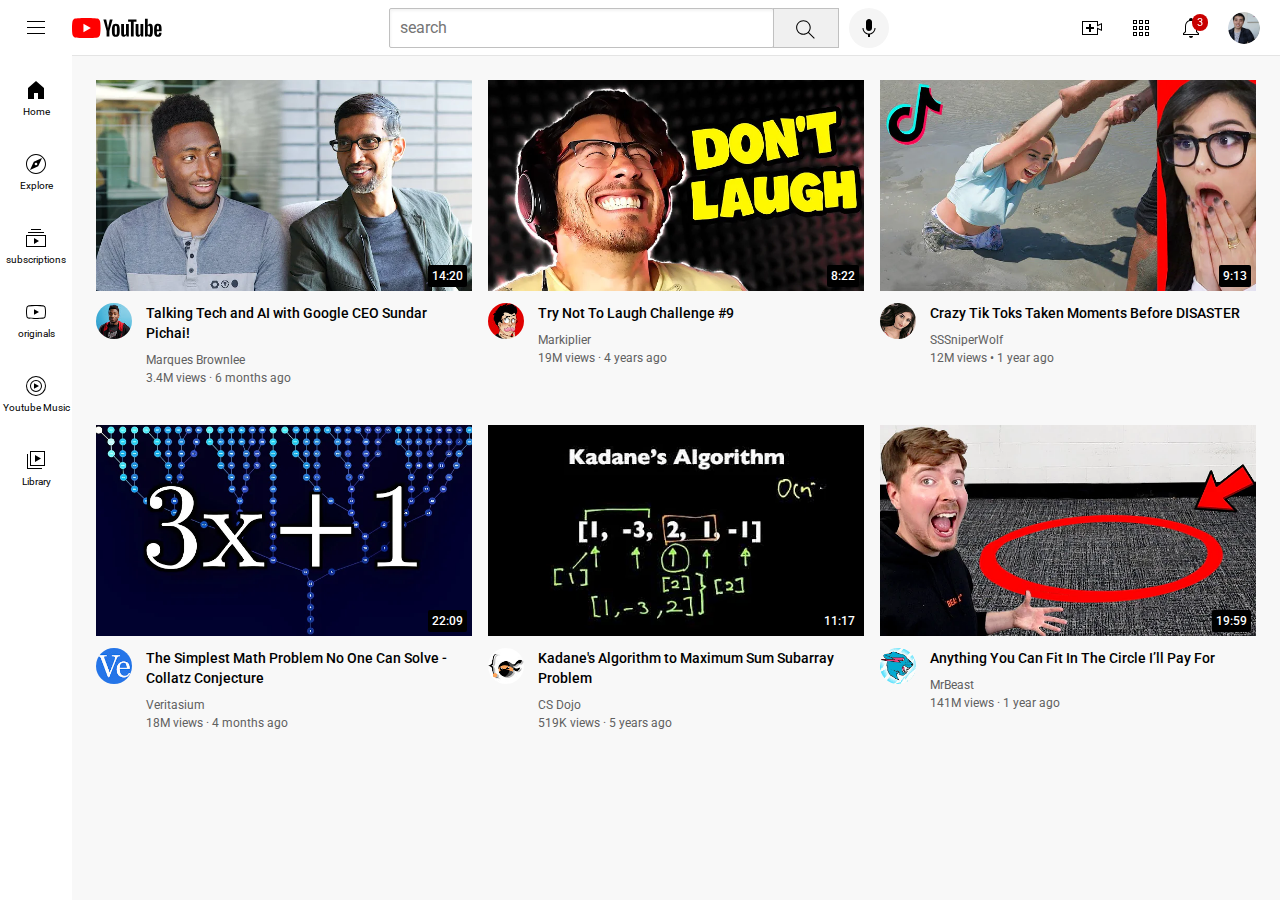
<file: index.html>
<!DOCTYPE html>
<html>
  <head>
    <title>youtube.com clone</title>

    <link rel="preconnect" href="https://fonts.googleapis.com">
<link rel="preconnect" href="https://fonts.gstatic.com" crossorigin>
<link href="https://fonts.googleapis.com/css2?family=Roboto:ital,wght@0,400;0,500;0,700;1,100&display=swap" rel="stylesheet">
  <link rel="stylesheet" href="styles/general.css">
  <link rel="stylesheet" href="styles/header.css">
  <link rel="stylesheet" href="styles/video.css">
  <link rel="stylesheet" href="styles/sidebar.css">
  </head>
  <body>
    <header class="header">
      <div class="left-section">  <img class="hamburger-menu" src="icons/hamburger-menu.svg">
        <img class="youtube-logo" src="icons/youtube-logo.svg"></div>
     
      <div class="middle-section"><input class="search-bar" type="text" placeholder="search">
      <button class="search-button">
        <img class="search-icon" src="icons/search.svg">
        <div class="tooltip">Search</div>
      </button>
      <!--put position absolute inside position relative-->
      <button class="voice-search-button"> 
        <img class="voice-search-icon" src="icons/voice-search-icon.svg">
        <div class="tooltip">Search with your voice</div>
      </button>
    </div>
      <div class="right-section">
        <div class="upload-icon-container"><img class="upload-icon" src="icons/upload.svg"> 
          <div class="tooltip">Create</div>
      </div>
        <div class="youtube-apps-icon-container">
        <img class="youtube-apps-icon" src="icons/youtube-apps.svg">
        <div class="tooltip">Youtube apps</div>
      </div>
       <div class="notifications-icon-container"><img class="notifications-icon" src="icons/notifications.svg">
      <div class="notifications-count">3</div>
      <div class="tooltip">notifications</div>
      </div> 
        <img class="current-user-picture" src="channel-pictures/my-channel.jpeg">
      </div>
      
    </header>
<nav class="sidebar">
  <div class="sidebar-link">
    <img src="icons/home.svg">
    <diV>Home</diV>
  </div>
  <div class="sidebar-link">
    <img src="icons/explore.svg">
    <diV>Explore</diV>
  </div>
  <div class="sidebar-link">
    <img src="icons/subscriptions.svg">
    <diV>subscriptions</diV>
  </div>
  <div class="sidebar-link">
    <img src="icons/originals.svg">
    <diV>originals</diV>
  </div>
  <div class="sidebar-link">
    <img src="icons/youtube-music.svg">
    <diV>Youtube Music</diV>
  </div>
  <div class="sidebar-link">
    <img src="icons/library.svg">
    <diV>Library</diV>
  </div>
</nav>

    
   <main>
    <section class="video-grid">
    <div class="video-preview">
      <div class="thumbnail-row">
        <a href="https://www.youtube.com/watch?v=n2RNcPRtAiY" target="_blank" class="video-title-link">
          <img class="thumbnail" src="thumbnails/thumbnail-1.webp">
        </a>
        <div class="video-time">14:20</div></div>
        
      <div class="video-info-grid"> 
        <div class="channel-picture">
          <a href="https://www.youtube.com/c/mkbhd" target="_blank">
            <img class="profile-picture" src="channel-pictures/channel-1.jpeg">
          </a>
        </div>
        <div class="video-info"> 
          <a href="https://www.youtube.com/watch?v=n2RNcPRtAiY" target="_blank" class="video-title-link">
            <P class="video-title">
            Talking Tech and AI with Google CEO Sundar Pichai!</P></a>
          <p class="video-author">
            Marques Brownlee
          </p>  
          <P class="video-stats">
            3.4M views &#183; 6 months ago
          </P>
        </div>
        
        </div>
    
    </div>
  
    <div class="video-preview">
      <div class="thumbnail-row">
        <a href="https://www.youtube.com/watch?v=mP0RAo9SKZk" target="_blank" class="video-title-link">
          <img class="thumbnail" src="thumbnails/thumbnail-2.webp">
        </a>
        <div class="video-time">8:22</div></div>
      <div class="video-info-grid"> 
        <div class="channel-picture">
          <a href="https://www.youtube.com/c/markiplier" target="_blank">
            <img class="profile-picture" src="channel-pictures/channel-2.jpeg">
          </a>
        </div>
        <div class="video-info">
          <a href="https://www.youtube.com/watch?v=mP0RAo9SKZk" target="_blank" class="video-title-link">
            <P class="video-title">
          
            Try Not To Laugh Challenge #9</P>
          </a> 
          
          <p class="video-author">
            Markiplier
          </p>  
          <P class="video-stats">
            19M views · 4 years ago
          </P>
        </div>
        
       
        
        </div>
      
  
    </div>
  
    <div class="video-preview">
      <div class="thumbnail-row">
        <a href="https://www.youtube.com/watch?v=FgjPQQeTh1w" target="_blank" class="video-title-link">
          <img class="thumbnail" src="thumbnails/thumbnail-3.webp">
        </a>
        <div class="video-time">9:13</div></div>
      <div class="video-info-grid"> 
        <div class="channel-picture">
          <a href="https://www.youtube.com/user/SSSniperWolf" target="_blank">
            <img class="profile-picture" src="channel-pictures/channel-3.jpeg">
          </a>
        </div>
        <div class="video-info"> 
          <a href="https://www.youtube.com/watch?v=FgjPQQeTh1w" target="_blank" class="video-title-link">
            <P class="video-title">
            Crazy Tik Toks Taken Moments Before DISASTER</P>
          </a>
          
          <p class="video-author">
            SSSniperWolf
          </p>  
          <P class="video-stats">
            12M views &#8226; 1 year ago
        </div>
        
        </div>
    
    </div>
  
    <div class="video-preview">
      <div class="thumbnail-row">
        <a href="https://www.youtube.com/watch?v=094y1Z2wpJg" target="_blank" class="video-title-link">
          <img class="thumbnail" src="thumbnails/thumbnail-4.webp">
        </a>
        <div class="video-time">22:09</div></div>
      <div class="video-info-grid"> 
        <div class="channel-picture">
          <a href="https://www.youtube.com/c/veritasium" target="_blank">
            <img class="profile-picture" src="channel-pictures/channel-4.jpeg">
          </a>
        </div>
        <div class="video-info"> 
          <a href="https://www.youtube.com/watch?v=094y1Z2wpJg" target="_blank" class="video-title-link">
            <p class="video-title">
              The Simplest Math Problem No One Can Solve - Collatz Conjecture
            </p>
          </a>
          <p class="video-author">
            Veritasium
          </p>  
          <P class="video-stats">
            18M views · 4 months ago
          </P>
        </div>
        
       
        
        </div>
      
  
    </div>
  
    <div class="video-preview">
      <div class="thumbnail-row">
        <a href="https://www.youtube.com/watch?v=86CQq3pKSUw" target="_blank" class="video-title-link">
          <img class="thumbnail" src="thumbnails/thumbnail-5.webp">
        </a>
        <div class="video-time">11:17</div></div>
      <div class="video-info-grid"> 
        <div class="channel-picture">
          <a href="https://www.youtube.com/c/CSDojo" target="_blank">
            <img class="profile-picture" src="channel-pictures/channel-5.jpeg">
          </a>
        </div>
        <div class="video-info"> 
          <a href="https://www.youtube.com/watch?v=86CQq3pKSUw" target="_blank" class="video-title-link">
            <p class="video-title">
              Kadane's Algorithm to Maximum Sum Subarray Problem
            </p>
          </a>
          <p class="video-author">
            CS Dojo
          </p>  
          <P class="video-stats">
            519K views · 5 years ago
          </P>
        </div>
        
        </div>
    
    </div>
  
    <div class="video-preview">
      <div class="thumbnail-row">
        <a href="https://www.youtube.com/watch?v=yXWw0_UfSFg" target="_blank" class="video-title-link">
          <img class="thumbnail" src="thumbnails/thumbnail-6.webp">
        </a>
        <div class="video-time">19:59</div></div>
      <div class="video-info-grid"> 
        <div class="channel-picture">
          <a href="https://www.youtube.com/c/MrBeast6000" target="_blank">
            <img class="profile-picture" src="channel-pictures/channel-6.jpeg">
          </a>
        </div>
        <div class="video-info"> 
          <a href="https://www.youtube.com/watch?v=yXWw0_UfSFg" target="_blank" class="video-title-link">
            <p class="video-title">
              Anything You Can Fit In The Circle I’ll Pay For
            </p>
          </a>
          <p class="video-author">
            MrBeast
          </p>  
          <P class="video-stats">
            141M views · 1 year ago
          </P>
        </div>
        
       
        
        </div>
      
  
    </div>

    </section>
  </main>

   


</body>
</html>
</file>
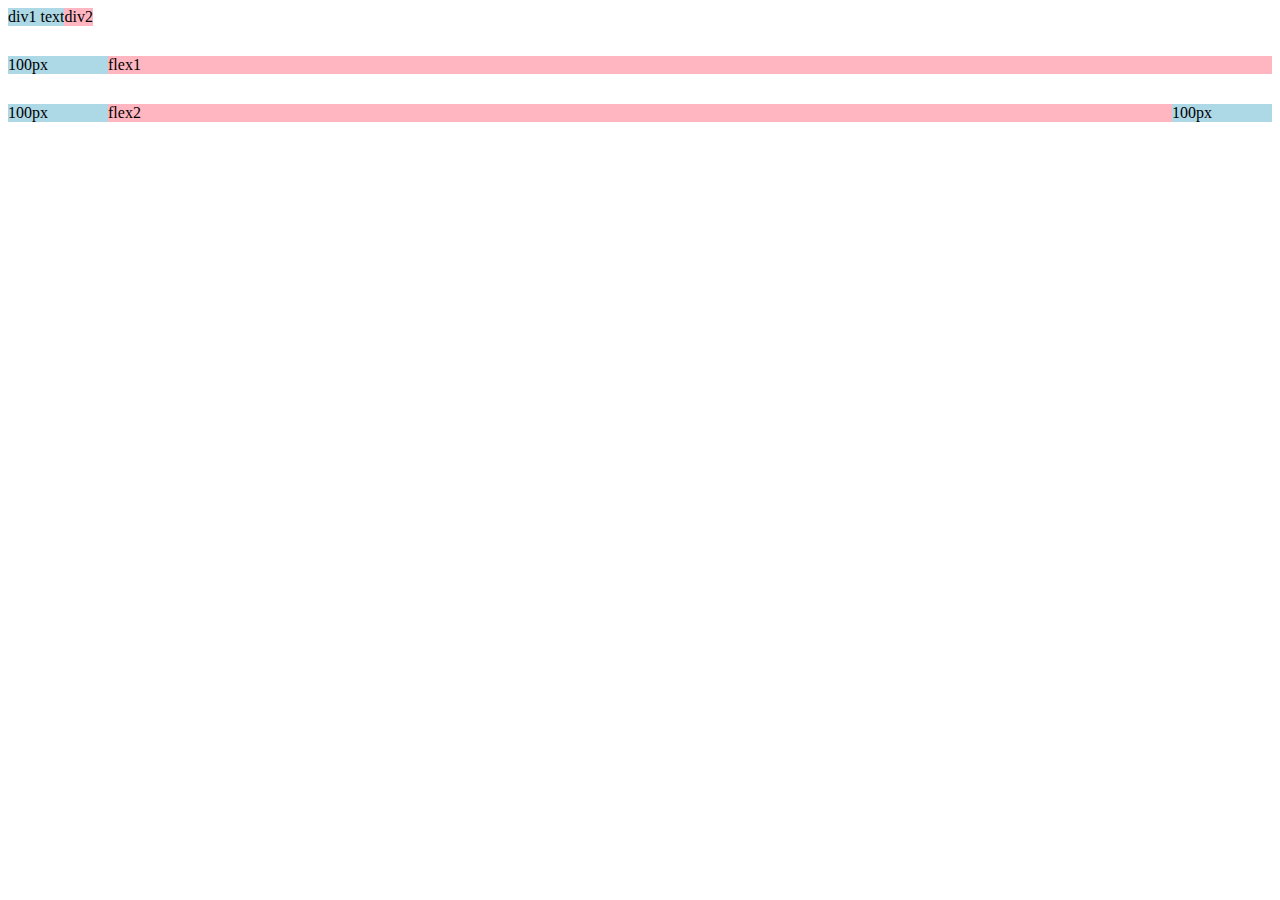
<file: flexbox.html>
<!DOCTYPE html>

<html>

<head>
  <title>flexbox practice</title>

</head>

<body>

  <div style="
    display: flex;
    flex-direction: row;
    ">

<div style="background-color: lightblue;">
  div1 text

</div>

<div style="background-color: lightpink;">
div2
</div>
  

</div>

<div style="
margin-top: 30px;
display: flex;
flex-direction: row;
">

<div style="background-color: lightblue; width: 100px;">

100px

</div>

<div style="background-color: lightpink;
flex: 1;
">
flex1
</div>


</div>

<div style="
margin-top: 30px;
display: flex;
flex-direction: row;
">

<div style="background-color: lightblue; width: 100px;">

100px

</div>

<div style="background-color: lightpink;
flex: 2;
">
flex2
</div>

<div style="background-color: lightblue; width: 100px;">

  100px
  
  </div>

  


</div>





</body>


</html>
</file>
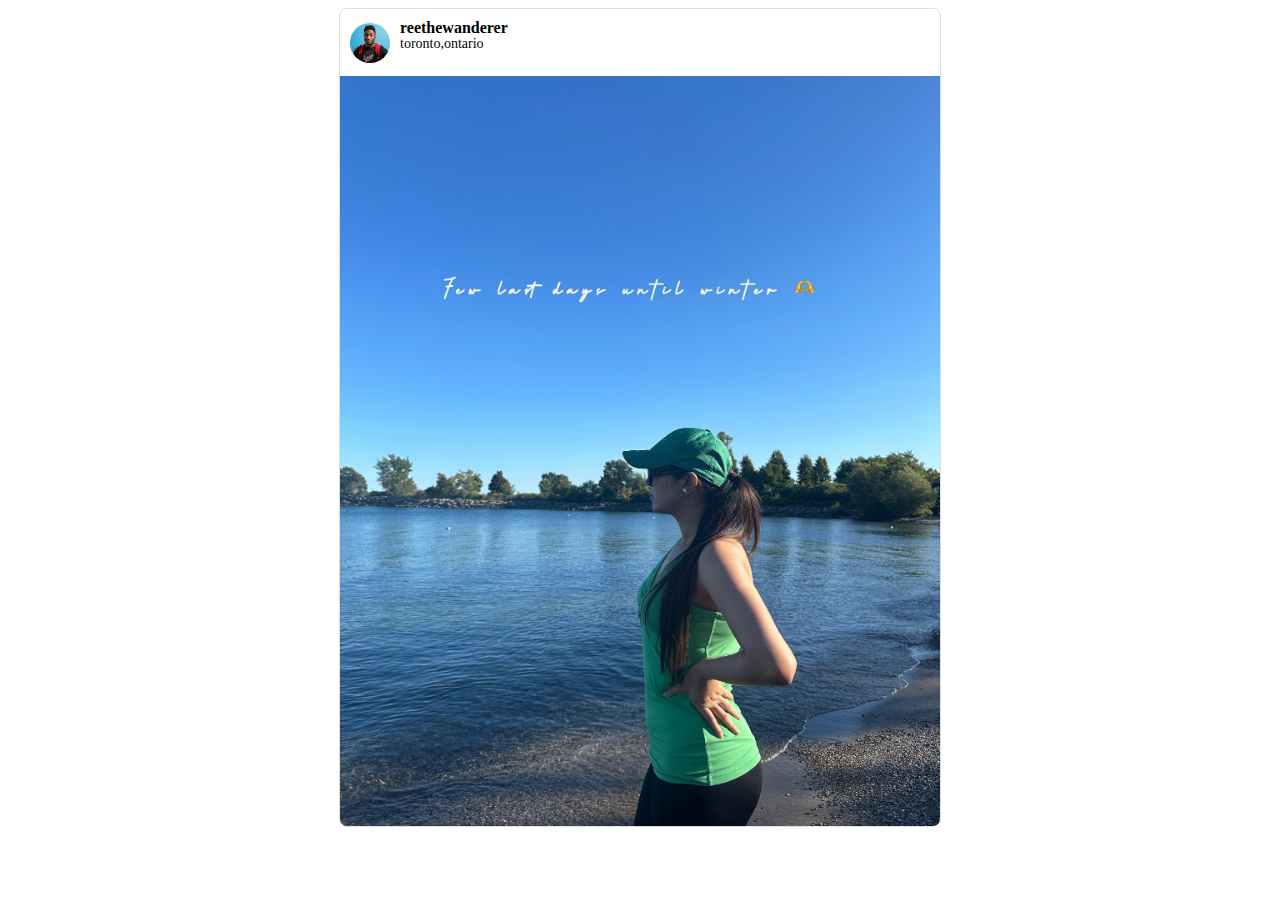
<file: insta.html>
<!DOCTYPE html>
<html>
<head>
  <style>

    .post-container{
      width: 100%;
      max-width: 600px;
      margin: 0 auto;
      border: 1px solid #ddd;
    border-radius: 8px;
    overflow: hidden;
    background-color: #fff;



    }

    .post-header {
      display: flex;
      align-items: center;
      padding: 10px;

      
   


    }

    .channel-pic {
      width: 40px;
      height: 40px;
      border-radius: 50%;
      margin-right: 10px;

    }
.profile-info {

  display: flex;
  flex-direction: column;
}
.profile-name {

  font-size: 16px;
  font-weight: bold;
  margin: 0;
  margin-bottom: -15px;
}

.profile-location {

  font-size: 14px;
    color: rgb(3, 2, 2);
    

}

.shared-photo {
  width: 100%;
  display: block;

}







  </style>

</head>



<body>
<div class="post-container">

<div class="post-header">

  <img class="channel-pic" src="channel-pictures/channel-1.jpeg">

<div class="profile-info">
<P class="profile-name">reethewanderer</P>
<P class="profile-location">toronto,ontario</P>

</div>

</div>

<img class="shared-photo" src="thumbnails/ritu.jpej.jpg">

</div>


  


</div>





</body>





</html>
</file>
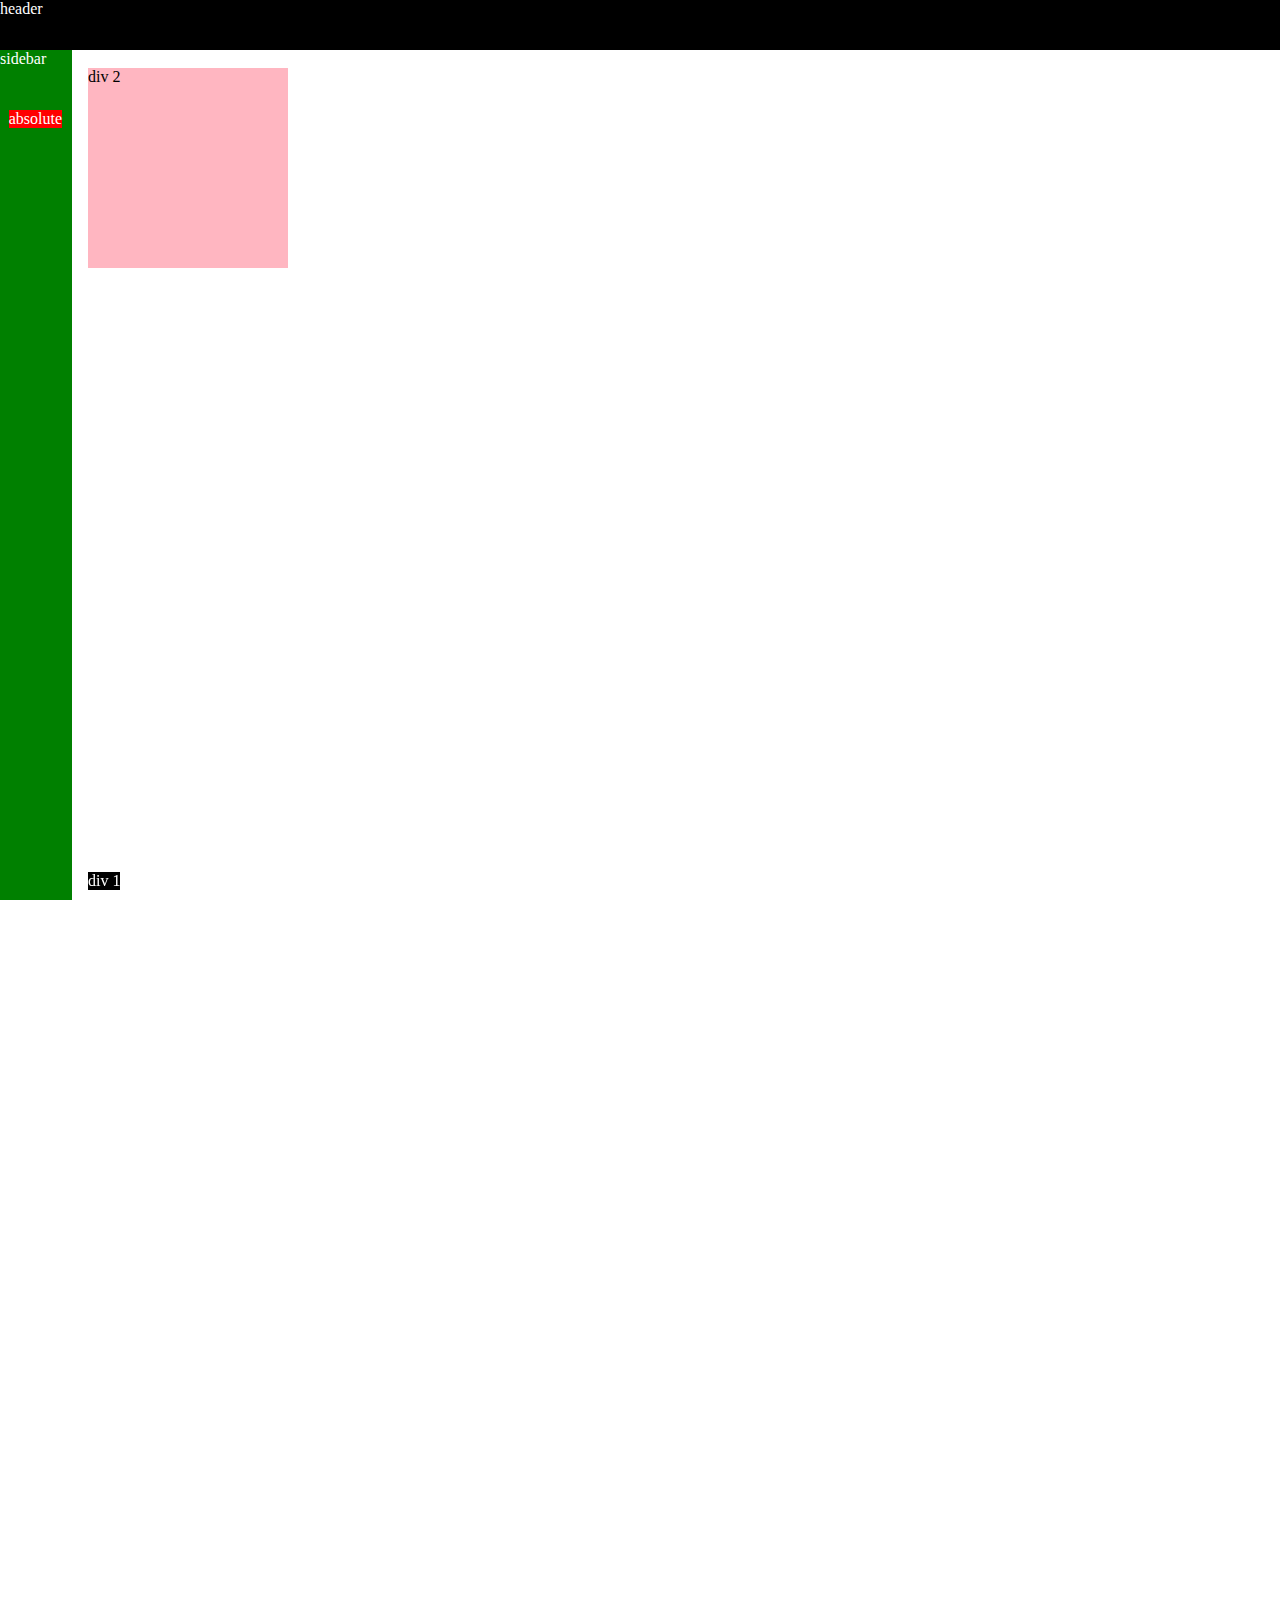
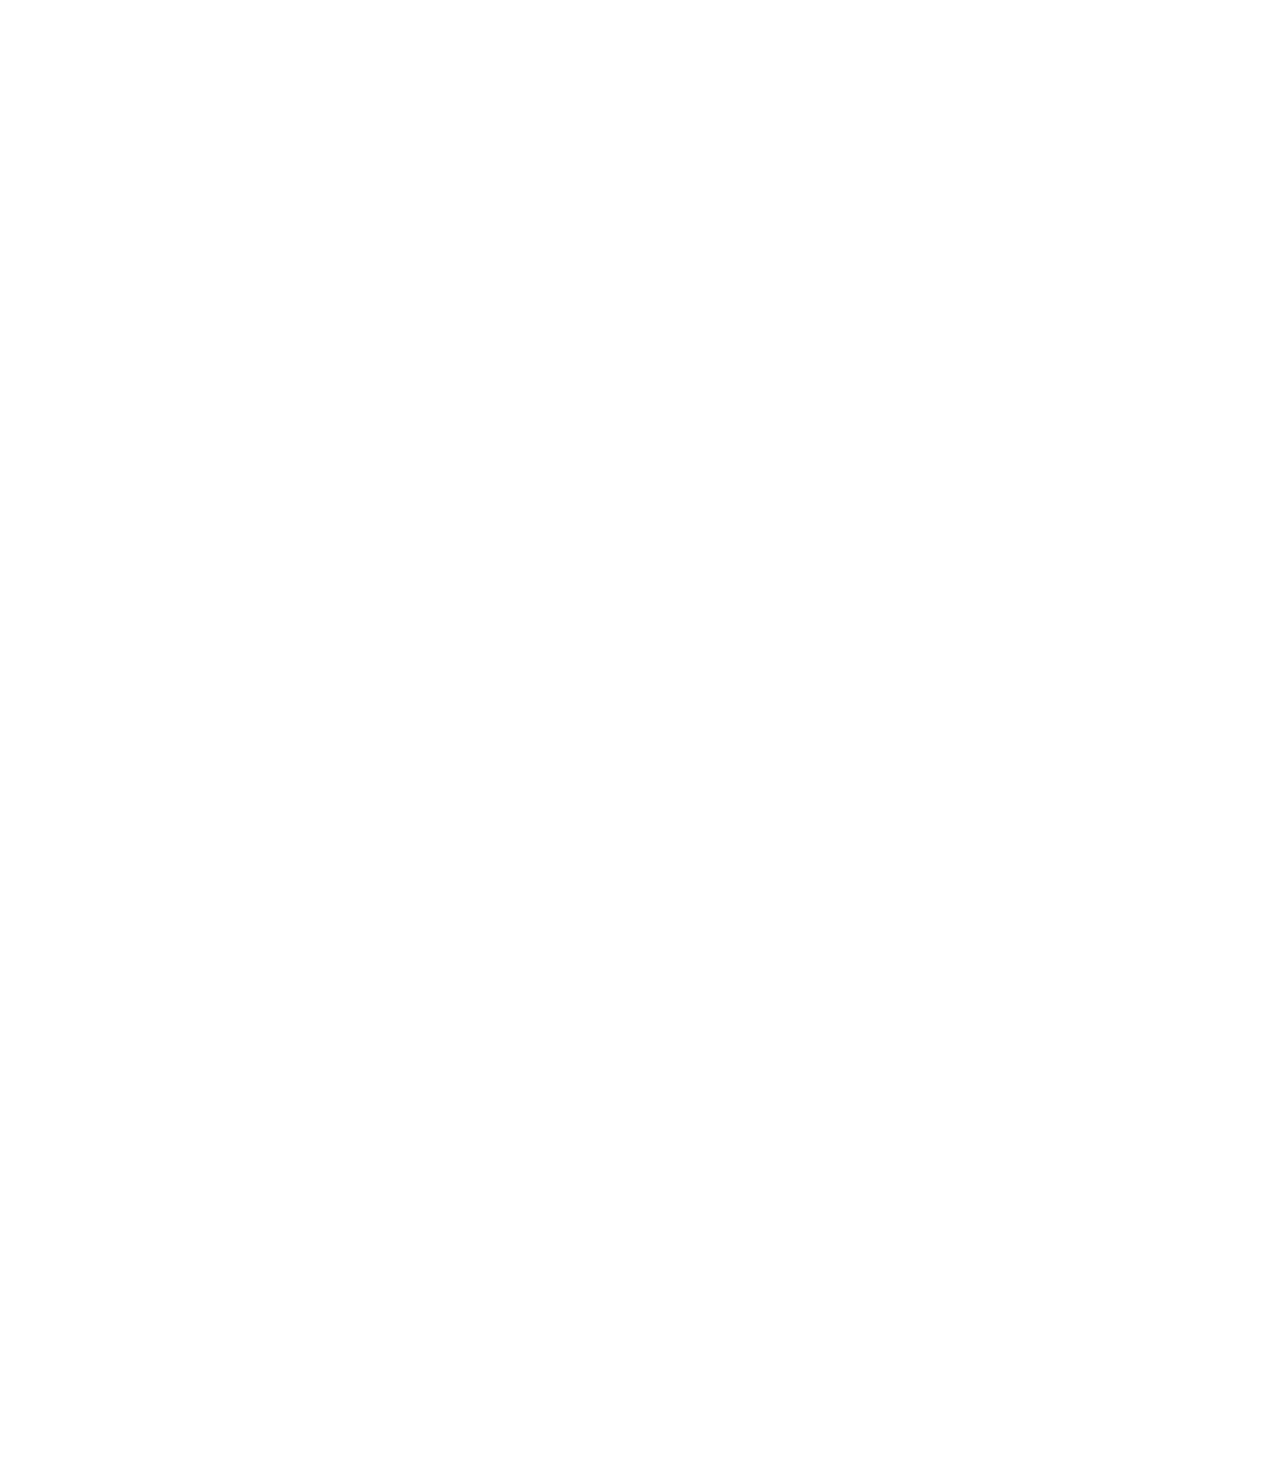
<file: position.html>
<!DOCTYPE html>
<html>
<head>
  <title>position practice</title>


</head>
<body style="
height: 3000px;
padding-top: 60px;
padding-left: 80px;">
  <div style="background-color: black;
  color: white;
  position: fixed;
  top: 0px;
  height: 50px;
  left: 0px;
  right: 0px;">header</div>
  <div style="background-color: green;
  color: white;
  position: fixed;
  left: 0;
  bottom: 0;
  top: 50px;
  width: 72px;">
    sidebar
    <div style="
    position: absolute;
    background-color: red;
    color: white;
    
    right: 10px;
    top: 60px;">
      absolute
    </div>
  </div>
  <div style="
  position: absolute;
  background-color: black;
  color: white;
  
 bottom: 10px;
    5:00
  </div>
<div style="background-color: lightblue;
height: 200px;
width: 200px;
position: static;
">div 1</div>
<div style="background-color: lightpink;
height: 200px;
width: 200px;
position: relative;"
>div 2</div>


</body>


</html>
</file>
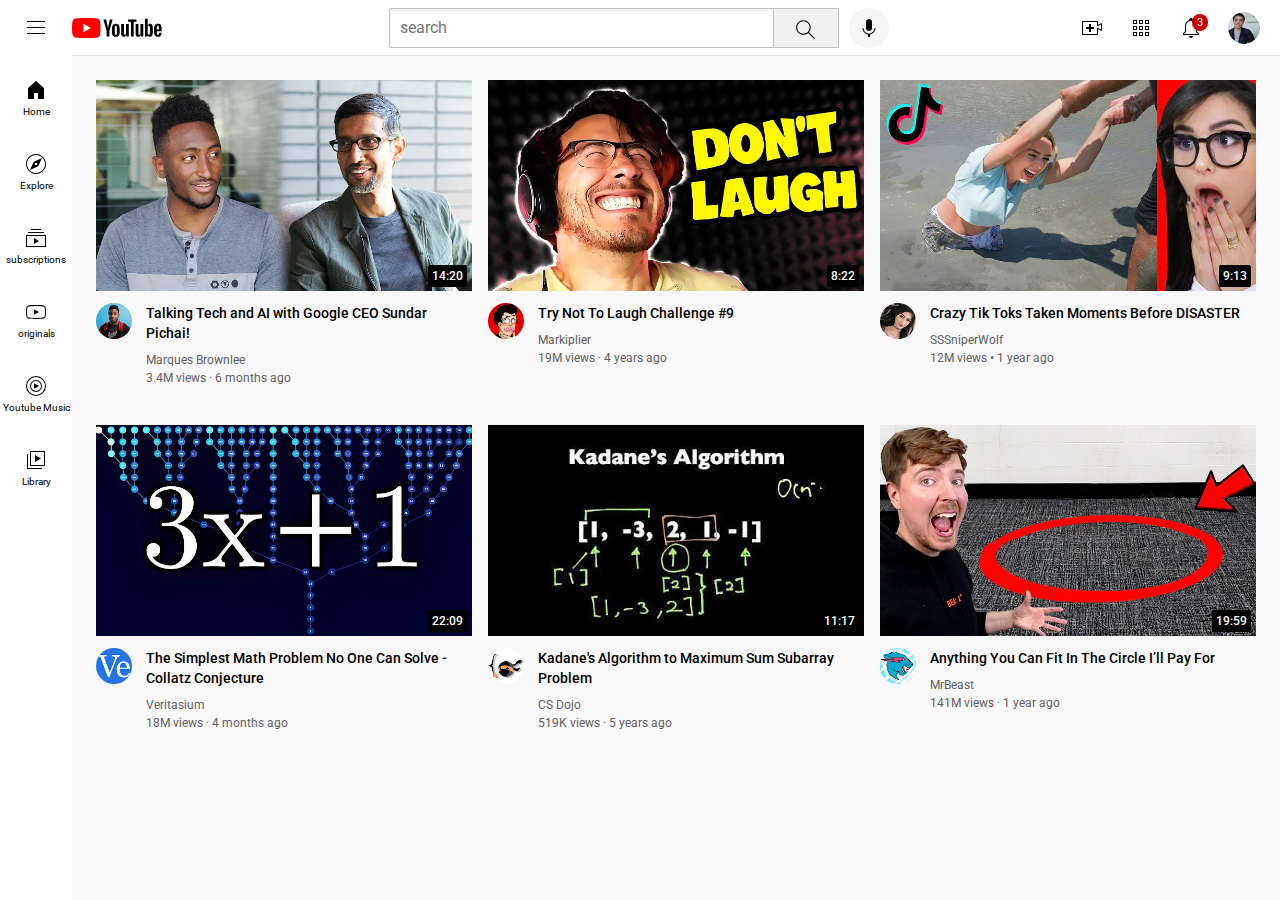
<file: youtube.html>
<!DOCTYPE html>
<html>
  <head>
    <title>youtube.com clone</title>

    <link rel="preconnect" href="https://fonts.googleapis.com">
<link rel="preconnect" href="https://fonts.gstatic.com" crossorigin>
<link href="https://fonts.googleapis.com/css2?family=Roboto:ital,wght@0,400;0,500;0,700;1,100&display=swap" rel="stylesheet">
  <link rel="stylesheet" href="styles/general.css">
  <link rel="stylesheet" href="styles/header.css">
  <link rel="stylesheet" href="styles/video.css">
  <link rel="stylesheet" href="styles/sidebar.css">
  </head>
  <body>
    <header class="header">
      <div class="left-section">  <img class="hamburger-menu" src="icons/hamburger-menu.svg">
        <img class="youtube-logo" src="icons/youtube-logo.svg"></div>
     
      <div class="middle-section"><input class="search-bar" type="text" placeholder="search">
      <button class="search-button">
        <img class="search-icon" src="icons/search.svg">
        <div class="tooltip">Search</div>
      </button>
      <!--put position absolute inside position relative-->
      <button class="voice-search-button"> 
        <img class="voice-search-icon" src="icons/voice-search-icon.svg">
        <div class="tooltip">Search with your voice</div>
      </button>
    </div>
      <div class="right-section">
        <div class="upload-icon-container"><img class="upload-icon" src="icons/upload.svg"> 
          <div class="tooltip">Create</div>
      </div>
        <div class="youtube-apps-icon-container">
        <img class="youtube-apps-icon" src="icons/youtube-apps.svg">
        <div class="tooltip">Youtube apps</div>
      </div>
       <div class="notifications-icon-container"><img class="notifications-icon" src="icons/notifications.svg">
      <div class="notifications-count">3</div>
      <div class="tooltip">notifications</div>
      </div> 
        <img class="current-user-picture" src="channel-pictures/my-channel.jpeg">
      </div>
      
    </header>
<nav class="sidebar">
  <div class="sidebar-link">
    <img src="icons/home.svg">
    <diV>Home</diV>
  </div>
  <div class="sidebar-link">
    <img src="icons/explore.svg">
    <diV>Explore</diV>
  </div>
  <div class="sidebar-link">
    <img src="icons/subscriptions.svg">
    <diV>subscriptions</diV>
  </div>
  <div class="sidebar-link">
    <img src="icons/originals.svg">
    <diV>originals</diV>
  </div>
  <div class="sidebar-link">
    <img src="icons/youtube-music.svg">
    <diV>Youtube Music</diV>
  </div>
  <div class="sidebar-link">
    <img src="icons/library.svg">
    <diV>Library</diV>
  </div>
</nav>

    
   <main>
    <section class="video-grid">
    <div class="video-preview">
      <div class="thumbnail-row">
        <a href="https://www.youtube.com/watch?v=n2RNcPRtAiY" target="_blank" class="video-title-link">
          <img class="thumbnail" src="thumbnails/thumbnail-1.webp">
        </a>
        <div class="video-time">14:20</div></div>
        
      <div class="video-info-grid"> 
        <div class="channel-picture">
          <a href="https://www.youtube.com/c/mkbhd" target="_blank">
            <img class="profile-picture" src="channel-pictures/channel-1.jpeg">
          </a>
        </div>
        <div class="video-info"> 
          <a href="https://www.youtube.com/watch?v=n2RNcPRtAiY" target="_blank" class="video-title-link">
            <P class="video-title">
            Talking Tech and AI with Google CEO Sundar Pichai!</P></a>
          <p class="video-author">
            Marques Brownlee
          </p>  
          <P class="video-stats">
            3.4M views &#183; 6 months ago
          </P>
        </div>
        
        </div>
    
    </div>
  
    <div class="video-preview">
      <div class="thumbnail-row">
        <a href="https://www.youtube.com/watch?v=mP0RAo9SKZk" target="_blank" class="video-title-link">
          <img class="thumbnail" src="thumbnails/thumbnail-2.webp">
        </a>
        <div class="video-time">8:22</div></div>
      <div class="video-info-grid"> 
        <div class="channel-picture">
          <a href="https://www.youtube.com/c/markiplier" target="_blank">
            <img class="profile-picture" src="channel-pictures/channel-2.jpeg">
          </a>
        </div>
        <div class="video-info">
          <a href="https://www.youtube.com/watch?v=mP0RAo9SKZk" target="_blank" class="video-title-link">
            <P class="video-title">
          
            Try Not To Laugh Challenge #9</P>
          </a> 
          
          <p class="video-author">
            Markiplier
          </p>  
          <P class="video-stats">
            19M views · 4 years ago
          </P>
        </div>
        
       
        
        </div>
      
  
    </div>
  
    <div class="video-preview">
      <div class="thumbnail-row">
        <a href="https://www.youtube.com/watch?v=FgjPQQeTh1w" target="_blank" class="video-title-link">
          <img class="thumbnail" src="thumbnails/thumbnail-3.webp">
        </a>
        <div class="video-time">9:13</div></div>
      <div class="video-info-grid"> 
        <div class="channel-picture">
          <a href="https://www.youtube.com/user/SSSniperWolf" target="_blank">
            <img class="profile-picture" src="channel-pictures/channel-3.jpeg">
          </a>
        </div>
        <div class="video-info"> 
          <a href="https://www.youtube.com/watch?v=FgjPQQeTh1w" target="_blank" class="video-title-link">
            <P class="video-title">
            Crazy Tik Toks Taken Moments Before DISASTER</P>
          </a>
          
          <p class="video-author">
            SSSniperWolf
          </p>  
          <P class="video-stats">
            12M views &#8226; 1 year ago
        </div>
        
        </div>
    
    </div>
  
    <div class="video-preview">
      <div class="thumbnail-row">
        <a href="https://www.youtube.com/watch?v=094y1Z2wpJg" target="_blank" class="video-title-link">
          <img class="thumbnail" src="thumbnails/thumbnail-4.webp">
        </a>
        <div class="video-time">22:09</div></div>
      <div class="video-info-grid"> 
        <div class="channel-picture">
          <a href="https://www.youtube.com/c/veritasium" target="_blank">
            <img class="profile-picture" src="channel-pictures/channel-4.jpeg">
          </a>
        </div>
        <div class="video-info"> 
          <a href="https://www.youtube.com/watch?v=094y1Z2wpJg" target="_blank" class="video-title-link">
            <p class="video-title">
              The Simplest Math Problem No One Can Solve - Collatz Conjecture
            </p>
          </a>
          <p class="video-author">
            Veritasium
          </p>  
          <P class="video-stats">
            18M views · 4 months ago
          </P>
        </div>
        
       
        
        </div>
      
  
    </div>
  
    <div class="video-preview">
      <div class="thumbnail-row">
        <a href="https://www.youtube.com/watch?v=86CQq3pKSUw" target="_blank" class="video-title-link">
          <img class="thumbnail" src="thumbnails/thumbnail-5.webp">
        </a>
        <div class="video-time">11:17</div></div>
      <div class="video-info-grid"> 
        <div class="channel-picture">
          <a href="https://www.youtube.com/c/CSDojo" target="_blank">
            <img class="profile-picture" src="channel-pictures/channel-5.jpeg">
          </a>
        </div>
        <div class="video-info"> 
          <a href="https://www.youtube.com/watch?v=86CQq3pKSUw" target="_blank" class="video-title-link">
            <p class="video-title">
              Kadane's Algorithm to Maximum Sum Subarray Problem
            </p>
          </a>
          <p class="video-author">
            CS Dojo
          </p>  
          <P class="video-stats">
            519K views · 5 years ago
          </P>
        </div>
        
        </div>
    
    </div>
  
    <div class="video-preview">
      <div class="thumbnail-row">
        <a href="https://www.youtube.com/watch?v=yXWw0_UfSFg" target="_blank" class="video-title-link">
          <img class="thumbnail" src="thumbnails/thumbnail-6.webp">
        </a>
        <div class="video-time">19:59</div></div>
      <div class="video-info-grid"> 
        <div class="channel-picture">
          <a href="https://www.youtube.com/c/MrBeast6000" target="_blank">
            <img class="profile-picture" src="channel-pictures/channel-6.jpeg">
          </a>
        </div>
        <div class="video-info"> 
          <a href="https://www.youtube.com/watch?v=yXWw0_UfSFg" target="_blank" class="video-title-link">
            <p class="video-title">
              Anything You Can Fit In The Circle I’ll Pay For
            </p>
          </a>
          <p class="video-author">
            MrBeast
          </p>  
          <P class="video-stats">
            141M views · 1 year ago
          </P>
        </div>
        
       
        
        </div>
      
  
    </div>

    </section>
  </main>

   


</body>
</html>
</file>
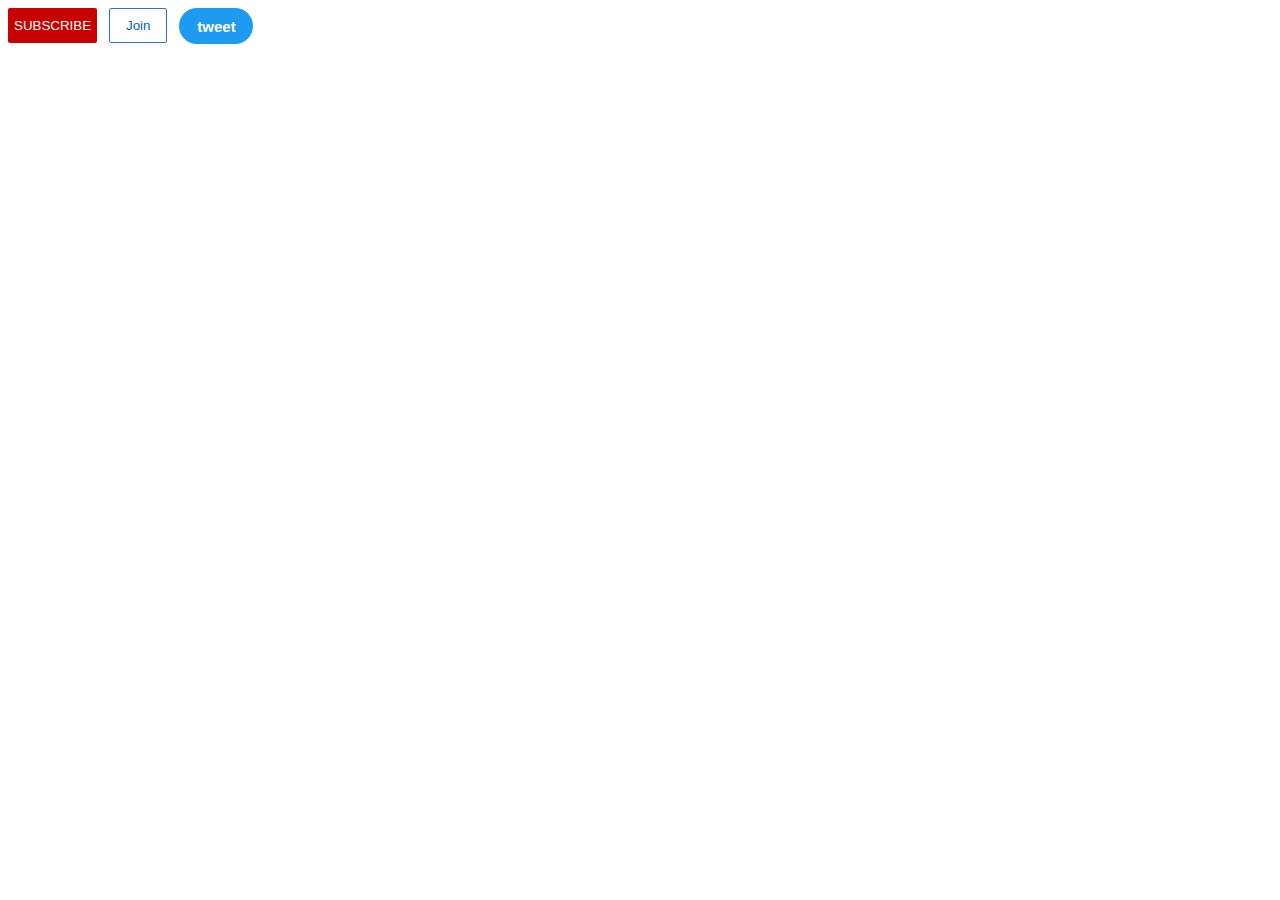
<file: intro-to-html/buttons.html>
<!DOCTYPE html>
<html>
  <head>
 <title>anirudh</title>
    <link rel="stylesheet" href="buttons.css">
    </head>
  <body>
    <button class="subscribe-button">
      SUBSCRIBE
    </button>
    <button class="join-button">
      Join 
    </button>
    
    <button class="tweet-button">
      tweet
    </button></body>
</html>
</file>
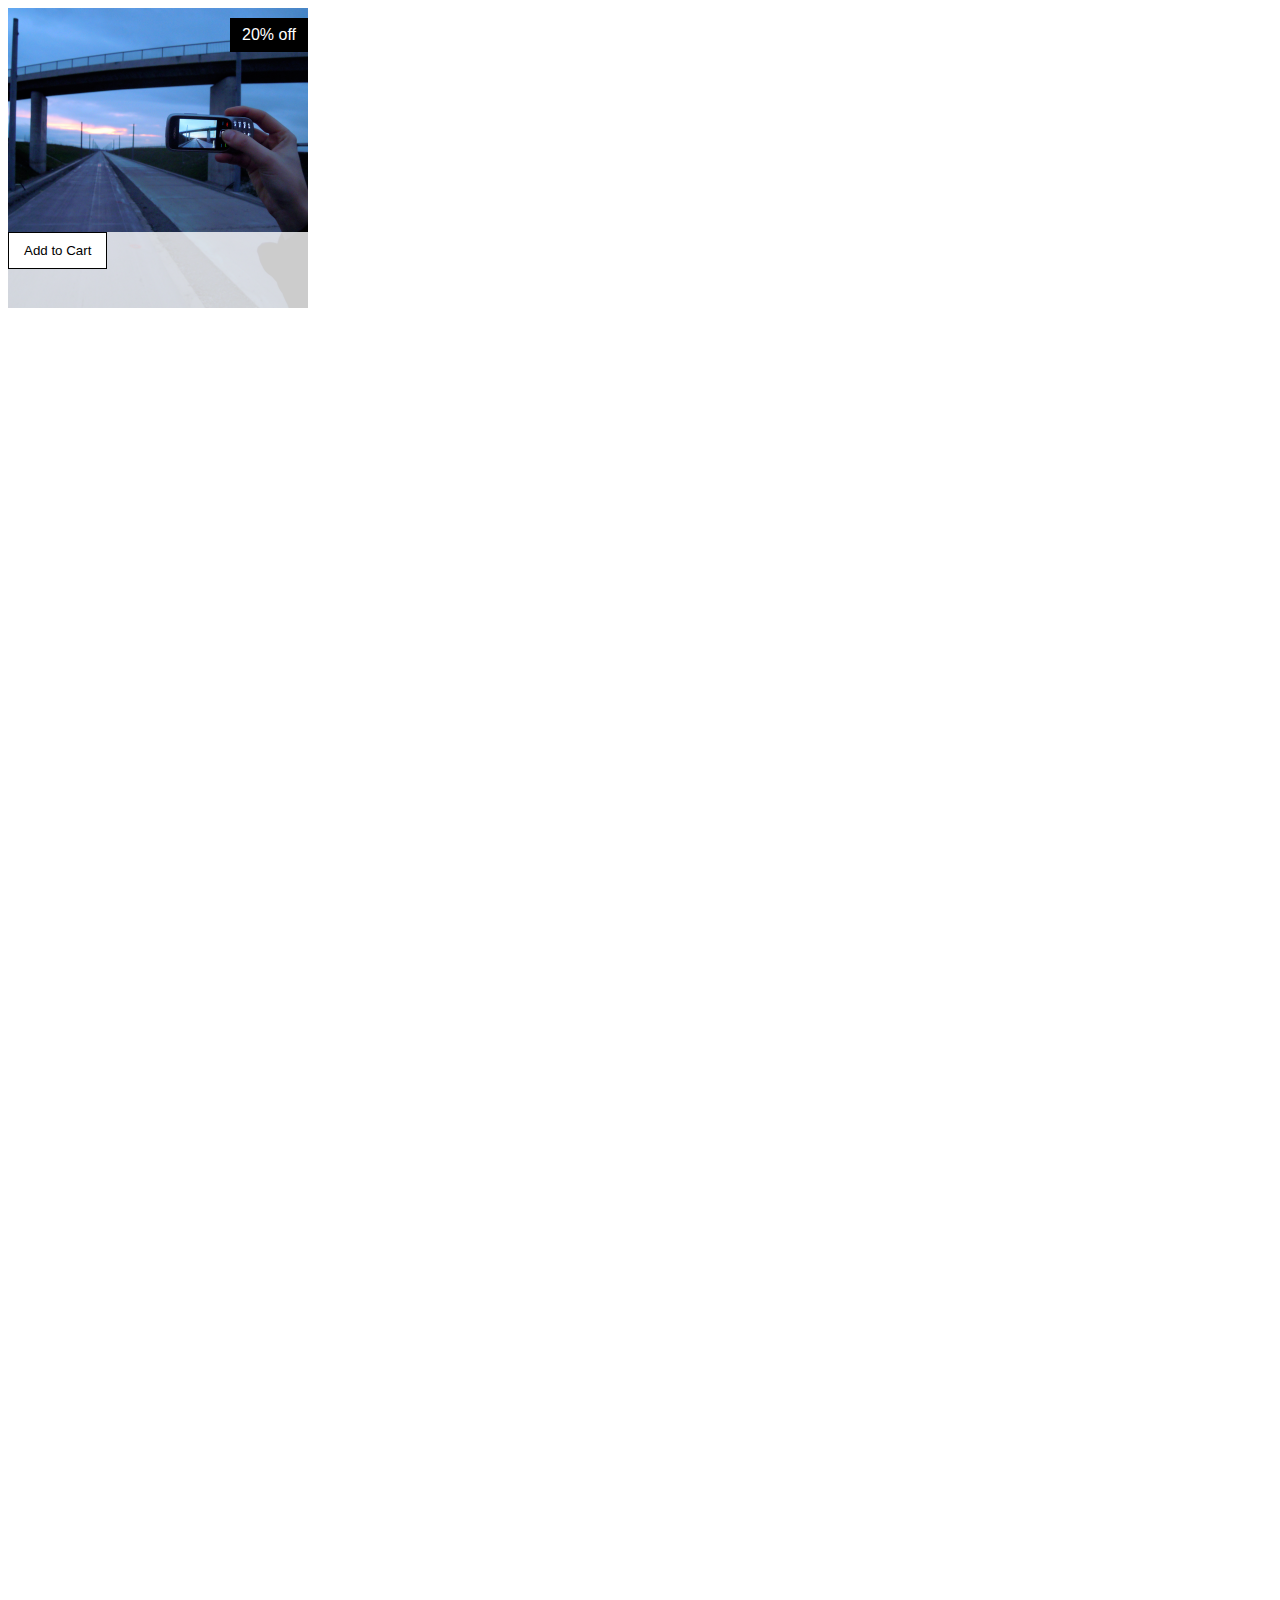
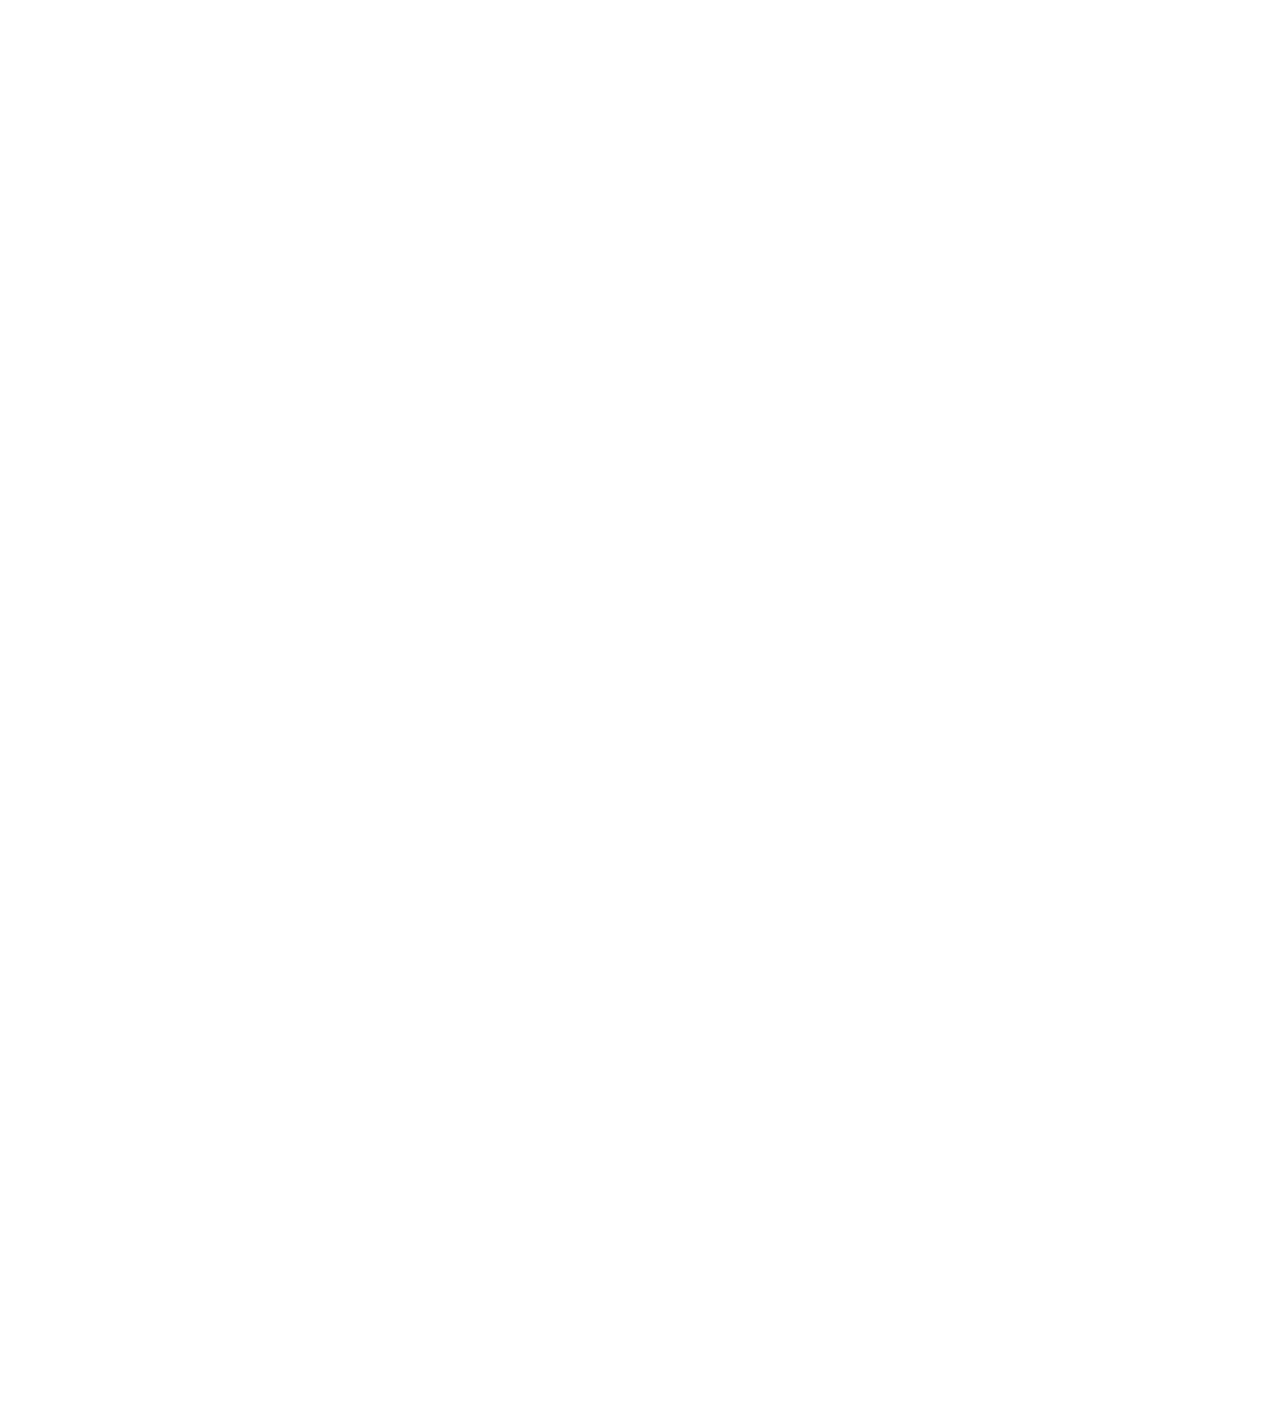
<file: intro-to-html/practice.html>
<!DOCTYPE html>
<html>

<head>
  <style>
body {

  height: 3000px;
}

.product-container {

  position: relative;
  display: inline-block;
}

.product-image {
  width: 300px;
  height: 300px;
  object-fit: cover;



}

.product-promotion {

  position: absolute;
  top: 10px;
  right: 0px;
  background-color: black;
  color: white;
  font-family: arial;
  padding-top: 8px;
  padding-bottom: 8px;
  padding-right: 12px;
  padding-left: 12px;



}

.bottom-overlay {

position: absolute;
bottom: 0;
  left: 0;
  right: 0;
  height: 80px;
  background-color: rgba(255, 255, 255, 0.8);

}

.cart-button {
  background-color: white;
  border-width: 1px;
  border-style: solid;
  border-color: black;
  padding-top: 10px;
  padding-bottom: 10px;
  padding-left: 15px;
  padding-right: 15px;
}









  </style>


</head>

<body>
<div class="product-container">
  <img class="product-image" src="Image_created_with_a_mobile_phone.png">
  <div class="product-promotion">20% off</div>
  <div class="bottom-overlay"><button class="cart-button"> Add to Cart</button>
  </div>
</div>








</body>




</html>
</file>
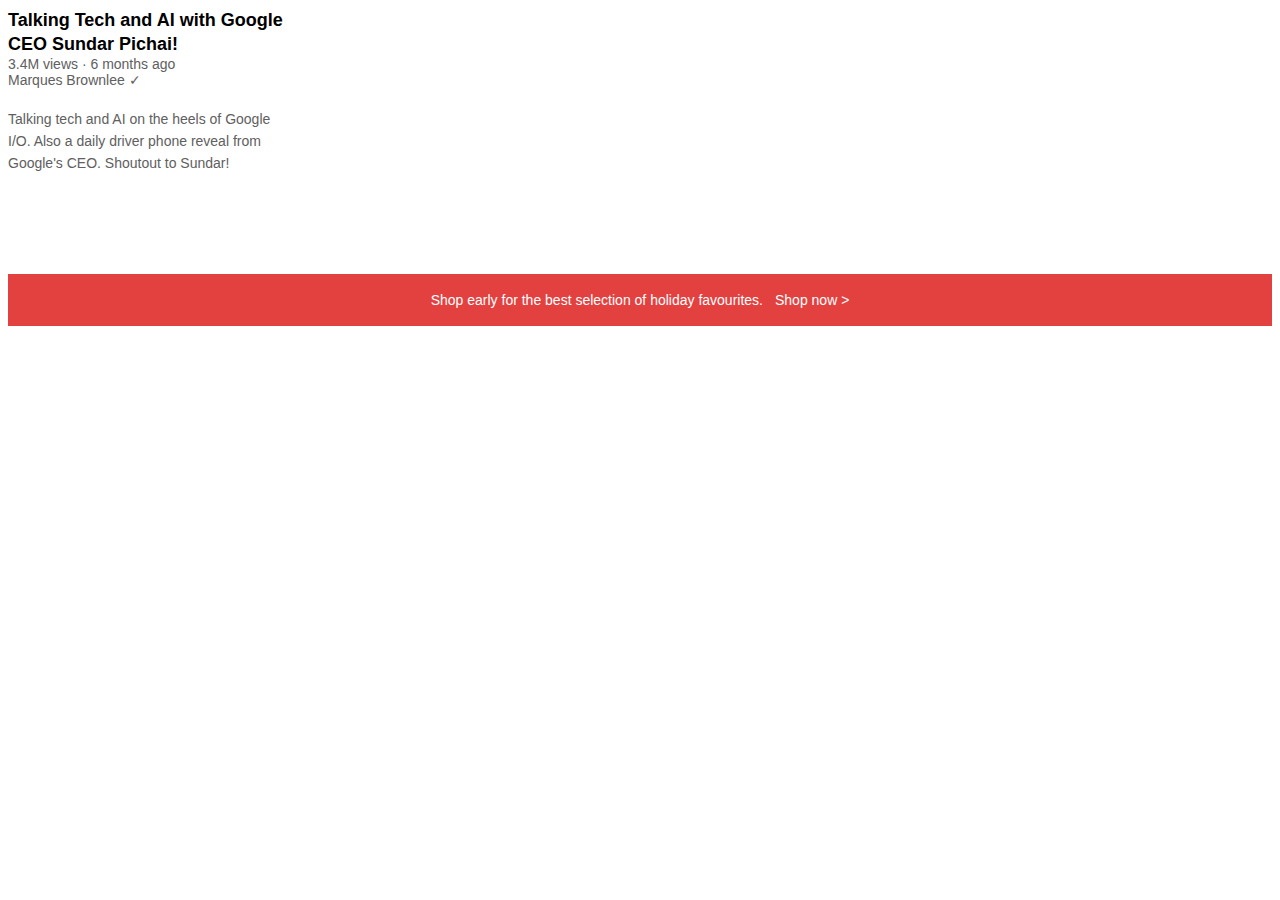
<file: intro-to-html/text.html>
<!DOCTYPE html>
<html>
  
<head>
    <title> text practice</title>
   <link rel="stylesheet" href="text.css"> 
   

  </head>
  <body>
    <p class="video-title">Talking Tech and AI with Google CEO Sundar Pichai!
  </p>


  <p class="video-stats">
    3.4M views &#183; 6 months ago
  </p>

  <p class="video-author">
    Marques Brownlee &#10003;
  </p>

  <P class="video-discription">
    Talking tech and AI on the heels of Google I/O. Also a daily driver phone reveal from Google's CEO. Shoutout to Sundar!
  </P>

  <p class="apple-text">
    Shop early for the best selection of holiday favourites.<span class="shop-link">Shop now &gt;</span>
  </p></body>
</html>
</file>
<file: styles/general.css>
p {
  font-family: roboto, Arial;
  margin-top: 0;
  margin-bottom: 0;
}

body {

  margin: 0;
  padding-top: 80px;
  padding-left: 96px;
  padding-right: 24px;
  background-color: rgb(248, 248, 248);

}
</file>
<file: styles/header.css>
.header {

  height:55px;

  display: flex;
  flex-direction: row;
  justify-content: space-between;
  position: fixed;
  top: 0;
  left: 0;
  right: 0;
  background-color: white;
  border-bottom-width: 1px;
  border-bottom-style: solid;
  border-bottom-color: rgb(228, 228, 228);
  z-index: 100;
}

.left-section {
 
  display: flex;
  align-items: center;
 
 

}

.hamburger-menu {

  height: 24px;
  margin-left: 24px;
  margin-right: 24px;
}

.youtube-logo {
  height: 20px;
}

.middle-section {

 
  flex: 1;
  margin-left: 70px;
  margin-right: 35px;
  max-width: 500px;
  display: flex;
  align-items: center;
}

.search-bar {
  flex: 1;
  height: 36px;
  padding-left: 10px;
  font-size: 16px;
  
  border-radius: 2px;
  border: 1px solid rgb(192, 192, 192);
  box-shadow: inset 1px 2px 3px rgba(0, 0, 0, 0.05);
  width: 0; 
}


.search-bar::placeholder {
  font-family: roboto, arial;
  font-size: 16px;

}

.search-button {
  height: 40px;
  width: 66px;
  background-color: rgb(240, 240, 240);
  border-width: 1px;
  border-style: solid;
  border-color: rgb(192, 192, 192);
  margin-left: -1px;
  margin-right: 10px;

  
}

.search-button,
.voice-search-button,
.upload-icon-container,
.youtube-apps-icon-container,
.notifications-icon-container {
  display: flex;
  justify-content: center;
  align-items: center;
  position: relative;


}

.search-button .tooltip,
.voice-search-button .tooltip,
.upload-icon-container .tooltip,
.youtube-apps-icon-container .tooltip,
.notifications-icon-container .tooltip {
  font-family: roboto, Arial;
  position: absolute;
  background-color: gray;
  color: white;
  padding-top: 4px;
  padding-bottom: 4px;
  padding-right: 8px;
  padding-left: 8px;
  border-radius: 2px;
  font-size: 12px;
  bottom: -30px;
  opacity: 0;
  transition: opacity 0.15s;
  pointer-events: none;
  white-space: nowrap;


}

.search-button:hover .tooltip,
.voice-search-button:hover .tooltip,
.upload-icon-container:hover .tooltip,
.youtube-apps-icon-container:hover .tooltip,
.notifications-icon-container:hover .tooltip
 {
  opacity: 1;
}


.search-icon {
  height: 25px;
  margin-top: 4px;
}




.voice-search-button {

height: 40px;
width: 40px;
border-radius: 20px;
border: none;
background-color: rgb(245, 245, 245);

}

.voice-search-icon {
  height: 24px;
 
 

}



.right-section {

  width: 180px;
  margin-right: 20px;
  display: flex;
  align-items: center;
  justify-content: space-between;
  flex-shrink: 0;
}

.upload-icon {
  height: 24px;
}

.youtube-apps-icon {

  height: 24px;


}

.notifications-icon {
height: 24px;

}

.notifications-icon-container {

  position: relative;
}

.notifications-count {
  position: absolute;
  top: -2px;
  right: -5px;
  background-color: rgb(201, 0, 0);
  color: white;
  font-family: roboto, arial;
  font-size: 11px;
  padding-left: 5px;
  padding-right: 5px;
  padding-top: 2px;
  padding-bottom: 2px;
  border-radius: 10px;
}


.current-user-picture {

  height: 32px;
  border-radius: 16px;
}
</file>
<file: styles/video.css>
.thumbnail {
 width: 100%
 

 

  }


  .video-title {
    margin-top: 0;
    font-size: 14px;
    font-weight: 500;
    line-height: 20px;
    margin-bottom: 10px;

  }

  .video-title-link {
    text-decoration: none;
    color: black;
  }
 
   
 


  .video-info-grid {

    display: grid;
    grid-template-columns: 50px 1fr;




  }


 .profile-picture {

  width: 36px;
  border-radius: 50px;
 }

 .thumbnail-row {
  margin-bottom: 8px;
  position: relative;

 }

 .video-author, .video-stats {
  font-size: 12px;
  color: rgb(96, 96, 96);
 }

 .video-author {
  margin-bottom: 4px;
 }
 
.video-grid {
  display: grid;
  grid-template-columns: 1fr 1fr 1fr;
  column-gap: 16px;
  row-gap: 40px;
  

@media (max-width: 750px) {
  .video-grid {

    grid-template-columns: 1fr 1fr;

  }
}

@media (min-width: 751px) and (max-width: 999px) {
  grid-template-columns: 1fr 1fr 1fr;
}


@media (min-width: 1000px) {
  .video-grid {

    grid-template-columns: 1fr 1fr 1fr 1fr;
  }


}

.video-time {
 font-family: roboto,arial;
 font-size: 12px;
 font-weight: 500;
 
 padding: 4px;
 border-radius: 2px;
  background-color: black;
  color: white;
  position: absolute;
  bottom: 8px;
  right: 5px;
}
</file>
<file: styles/sidebar.css>
.sidebar{
  position: fixed;
  left: 0;
  bottom: 0;
  top: 55px;
  background-color: white;
  width: 72px;
  z-index: 200;
  padding-top: 5px;
}

.sidebar-link{
  
  height: 74px;
  display: flex;
  justify-content: center;
  align-items: center;
  flex-direction: column;
  cursor: pointer;
  


}

.sidebar-link:hover {
  background-color: rgb(235, 235, 235);


}

.sidebar-link img {
  height: 24px;
  margin-bottom: 4px;


  
}

.sidebar-link div {
  font-family: roboto, Arial;
  font-size: 10px;

}
</file>
<file: intro-to-html/buttons.css>
.subscribe-button {
  background: rgb(201, 0, 0);
  color: white;
  border: none;
  padding-top: 10px;
  padding-bottom: 10px;
  padding-left: 16;
  padding-right: 16;

  border-radius: 2px;
  cursor: pointer;
  margin-right: 8px;
  transition: opacity 0.15s;
  vertical-align: top;



}
.subscribe-button:hover {
  opacity: 0.8;
}

.subscribe-button:active {
  opacity: 0.8;
 

}

.join-button {
background-color: white;
border-color: rgb(41, 118, 211);
border-style: solid;
border-width: 1px;
color: rgb(6, 95, 212);
padding-top: 9px;
  padding-bottom: 9px;
  padding-left: 16px;
  padding-right: 16px;

border-radius: 2px;
cursor: pointer;
transition: background-color 1s,
 color

}

.join-button:hover {
background-color: rgb(41, 118, 211);
color: white;
}

.join-button:active {
opacity: 0.7;
}
.tweet-button {
background-color: rgb(29, 155, 240);
color: white;
border: none;
height: 36px;
width: 74px;
border-radius: 18px;
font-weight: bold;
font-size: 15px;
cursor: pointer;
margin-left: 8px;
transition: box-shadow 0.15s;
vertical-align: top;

}

.tweet-button:hover {
box-shadow: 5px 5px 10px rgba(0, 0, 0.15)

}
</file>
<file: intro-to-html/text.css>
P {
  font-family: arial;
  margin-top: 0;
  margin-bottom: 0;
}

.video-title {
  
  font-weight: bold;
  font-size: 20px;
  font-size: 18px;
  width: 280px;
  line-height: 24px;
  margin-bottom: 5;



}

.video-stats {
  
  font-size: 14px;
  color: rgb(96, 96, 96);
  
  margin-bottom: 20;
}

.video-author {
  
  font-size: 14px;
  color: rgb(96, 96, 96);
  
  margin-bottom: 20px;


}

.video-discription {
  
  font-size: 14px;
  color: rgb(96, 96, 96);
  width: 280px;
  line-height: 22px;
  margin-bottom: 100px;
}

.apple-text {
margin-bottom: 50px;
font-size: 14px;
background-color: rgb(227, 65, 64);
color: white;
text-align: center;
padding-top: 18px;
padding-bottom: 18px;

}

.shop-link {
  cursor: pointer;
  margin-left: 12px;
}

.shop-link:hover {
  text-decoration: underline;
  

}
</file>
